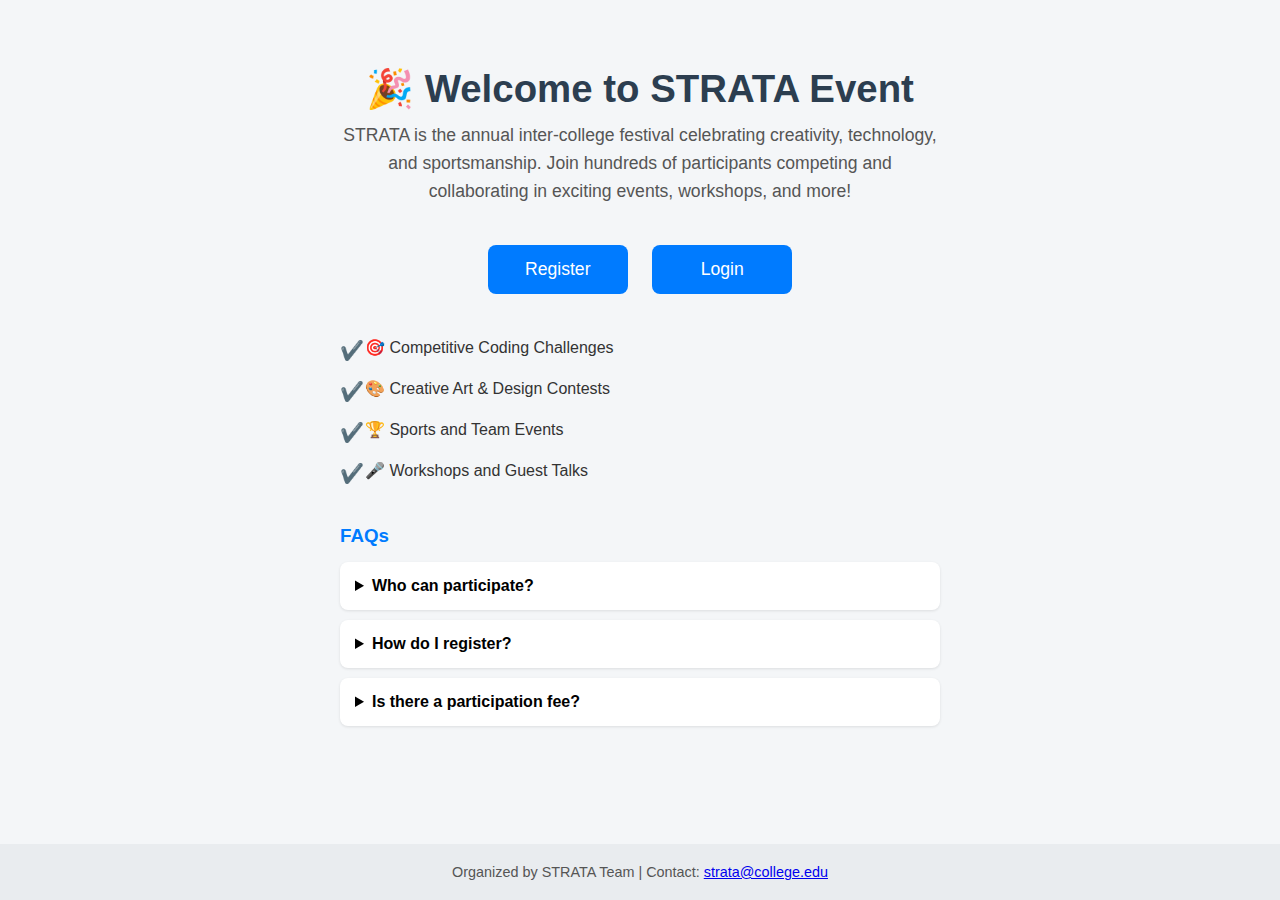
<file: templates/index.html>
<!DOCTYPE html>
<html lang="en">
<head>
<meta charset="UTF-8" />
<title>STRATA Event</title>
<meta name="viewport" content="width=device-width, initial-scale=1" />
<style>
    /* Base styles same as before... */
    body {
        margin: 0;
        font-family: 'Segoe UI', Tahoma, Geneva, Verdana, sans-serif;
        background: #f4f6f8;
        display: flex;
        flex-direction: column;
        min-height: 100vh;
    }
    .container {
        text-align: center;
        padding: 40px 20px 40px;
        flex-grow: 1;
        max-width: 900px;
        margin: auto;
    }
    h1 {
        font-size: 2.4rem;
        color: #2c3e50;
        margin-bottom: 10px;
    }
    p.description {
        font-size: 1.1rem;
        color: #555;
        margin: 0 auto 30px;
        line-height: 1.6;
        max-width: 600px;
    }
    .buttons {
        margin-bottom: 30px;
    }
    button {
        padding: 14px 30px;
        margin: 10px;
        font-size: 1.1rem;
        border: none;
        border-radius: 8px;
        background: #007bff;
        color: white;
        cursor: pointer;
        transition: background 0.3s ease;
        min-width: 140px;
    }
    button:hover {
        background: #0056b3;
    }
    ul.features {
        max-width: 600px;
        margin: 0 auto 40px;
        padding-left: 0;
        list-style: none;
        color: #333;
        font-size: 1rem;
        line-height: 1.8;
        text-align: left;
    }
    ul.features li {
        margin-bottom: 12px;
        padding-left: 25px;
        position: relative;
    }
    ul.features li::before {
        content: "✔️";
        position: absolute;
        left: 0;
        top: 0;
        font-size: 1.2rem;
        color: #007bff;
    }

    /* Countdown timer */
    #countdown {
        font-size: 1.5rem;
        margin: 20px 0 40px;
        color: #2c3e50;
    }

    /* Schedule */
    .schedule {
        text-align: left;
        max-width: 300px;
        margin: 0 auto 40px;
        background: #ffffff;
        padding: 20px;
        border-radius: 10px;
        box-shadow: 0 2px 6px rgba(0,0,0,0.1);
        color: #333;
        font-size: 1rem;
    }
    .schedule h3 {
        margin-top: 0;
        margin-bottom: 15px;
        color: #007bff;
    }
    .schedule p {
        margin: 5px 0;
    }

    /* Social links */
    .social {
        margin-bottom: 40px;
    }
    .social a {
        margin: 0 10px;
        font-size: 1.5rem;
        color: #007bff;
        text-decoration: none;
        transition: color 0.3s ease;
    }
    .social a:hover {
        color: #0056b3;
    }

    /* FAQ */
    .faq {
        max-width: 600px;
        margin: 0 auto 40px;
        text-align: left;
    }
    .faq h3 {
        color: #007bff;
        margin-bottom: 15px;
    }
    .faq details {
        background: #fff;
        border-radius: 8px;
        padding: 15px;
        margin-bottom: 10px;
        box-shadow: 0 1px 3px rgba(0,0,0,0.1);
        cursor: pointer;
    }
    .faq details summary {
        font-weight: 600;
        font-size: 1rem;
    }

    footer {
        text-align: center;
        padding: 20px 10px;
        background: #e9ecef;
        font-size: 0.9rem;
        color: #555;
    }

    /* Responsive */
    @media (max-width: 480px) {
        h1 {
            font-size: 2rem;
        }
        button {
            width: 100%;
            max-width: 280px;
        }
        ul.features {
            text-align: center;
            padding-left: 0;
        }
        ul.features li {
            padding-left: 0;
            margin-bottom: 10px;
            display: inline-block;
            margin-right: 10px;
        }
        ul.features li::before {
            content: "";
        }
        .schedule {
            max-width: 90%;
        }
        .faq {
            max-width: 90%;
        }
    }
</style>
</head>
<body>
    <div class="container">
        <h1>🎉 Welcome to STRATA Event</h1>
        <p class="description">
            STRATA is the annual inter-college festival celebrating creativity, technology, and sportsmanship. Join hundreds of participants competing and collaborating in exciting events, workshops, and more!
        </p>

        <div class="buttons">
            <a href="/register"><button>Register</button></a>
            <a href="/login"><button>Login</button></a>
        </div>

        <ul class="features">
            <li>🎯 Competitive Coding Challenges</li>
            <li>🎨 Creative Art & Design Contests</li>
            <li>🏆 Sports and Team Events</li>
            <li>🎤 Workshops and Guest Talks</li>
        </ul>

        <div class="faq">
            <h3>FAQs</h3>
            <details>
                <summary>Who can participate?</summary>
                <p>All students currently enrolled in any college are eligible to participate.</p>
            </details>
            <details>
                <summary>How do I register?</summary>
                <p>Click the Register button above and fill out the form with your details.</p>
            </details>
            <details>
                <summary>Is there a participation fee?</summary>
                <p>Yes the Participation Fees is 200 ,You need to pay in the morning on the day of Event.</p>
            </details>
        </div>
    </div>

    <footer>
        Organized by STRATA Team | Contact: <a href="asanth2712@gmail.com">strata@college.edu</a>
    </footer>
</body>
</html>
</file>
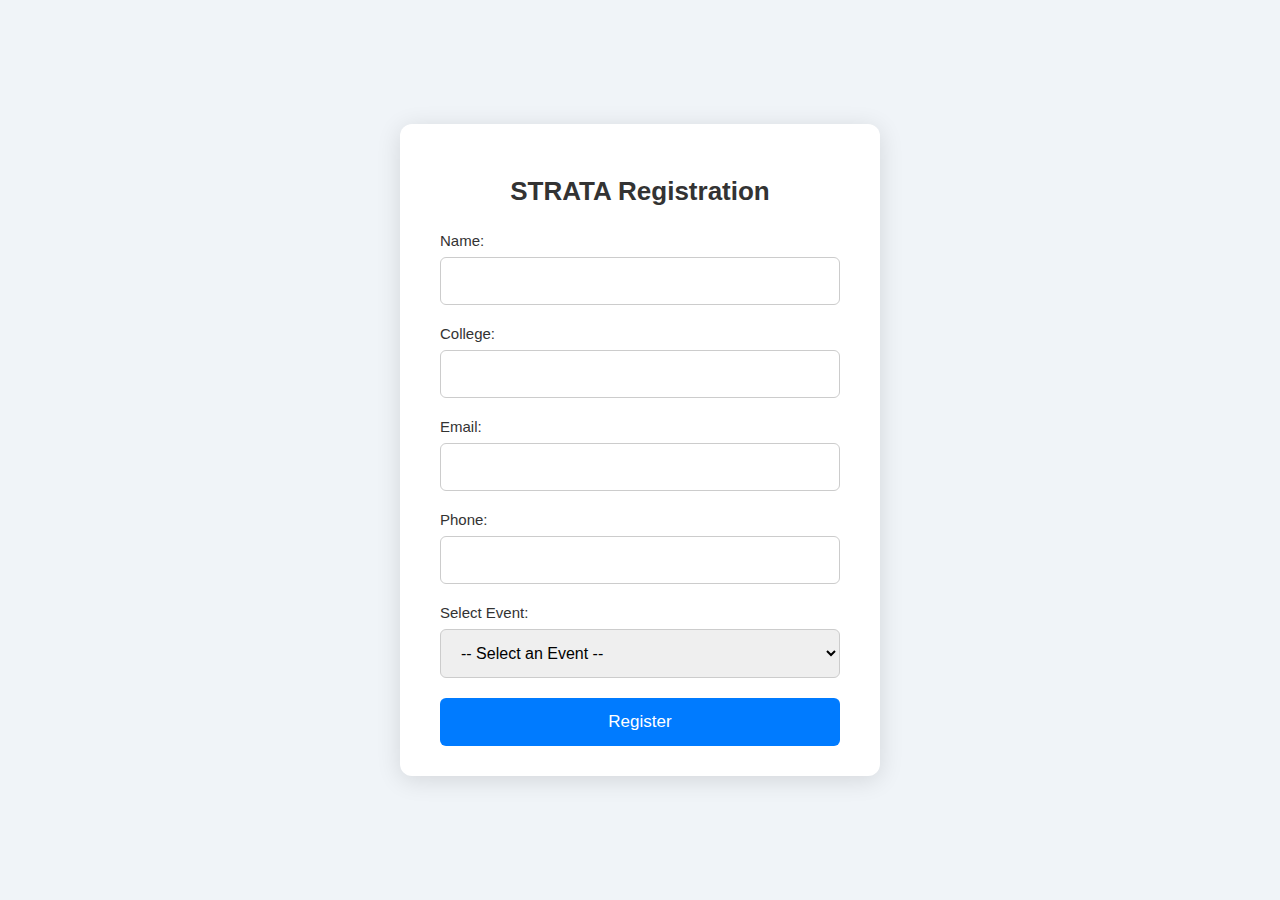
<file: templates/register.html>
<!DOCTYPE html>
<html lang="en">
<head>
    <meta charset="UTF-8">
    <title>STRATA Registration</title>
    <meta name="viewport" content="width=device-width, initial-scale=1.0">
    <style>
        * {
            box-sizing: border-box;
        }

        body {
            font-family: 'Segoe UI', sans-serif;
            background-color: #f0f4f8;
            margin: 0;
            padding: 0;
            display: flex;
            justify-content: center;
            align-items: center;
            min-height: 100vh;
        }

        .form-container {
            background-color: #ffffff;
            padding: 30px 40px;
            border-radius: 12px;
            box-shadow: 0 4px 25px rgba(0, 0, 0, 0.12);
            max-width: 480px;
            width: 100%;
            margin: 20px;
        }

        h2 {
            text-align: center;
            margin-bottom: 25px;
            color: #333;
            font-size: 26px;
        }

        label {
            display: block;
            margin-bottom: 8px;
            font-weight: 500;
            color: #333;
            font-size: 15px;
        }

        input[type="text"],
        input[type="email"],
        select {
            width: 100%;
            padding: 14px 16px;
            margin-bottom: 20px;
            border: 1px solid #ccc;
            border-radius: 6px;
            font-size: 16px;
            transition: border-color 0.3s ease, box-shadow 0.3s ease;
        }

        input[type="text"]:focus,
        input[type="email"]:focus,
        select:focus {
            border-color: #007bff;
            box-shadow: 0 0 5px rgba(0, 123, 255, 0.3);
            outline: none;
        }

        button {
            background-color: #007bff;
            color: #fff;
            padding: 14px;
            border: none;
            border-radius: 6px;
            cursor: pointer;
            font-size: 17px;
            width: 100%;
            transition: background-color 0.3s ease;
        }

        button:hover {
            background-color: #0056b3;
        }

        .error-message {
            color: red;
            font-size: 14px;
            margin-top: -12px;
            margin-bottom: 12px;
            display: none;
        }

        /* Responsive design improvements */
        @media (max-width: 768px) {
            .form-container {
                padding: 25px 30px;
                max-width: 90%;
            }

            h2 {
                font-size: 24px;
            }

            input[type="text"],
            input[type="email"],
            select {
                font-size: 15px;
                padding: 12px;
            }

            button {
                font-size: 16px;
                padding: 12px;
            }
        }

        @media (max-width: 480px) {
            .form-container {
                padding: 20px;
            }

            h2 {
                font-size: 22px;
            }

            label {
                font-size: 14px;
            }

            input[type="text"],
            input[type="email"],
            select {
                font-size: 14px;
                padding: 12px;
            }

            button {
                font-size: 15px;
                padding: 12px;
            }
        }
    </style>
</head>
<body>

<div class="form-container">
    <h2>STRATA Registration</h2>
    <form method="POST" onsubmit="return validateForm()">
        <label>Name:</label>
        <input type="text" name="name" required>

        <label>College:</label>
        <input type="text" name="college" required>

        <label>Email:</label>
        <input type="email" name="email" required>

        <label>Phone:</label>
        <input type="text" name="phone" required pattern="[0-9]{10}" title="Enter 10 digit mobile number">

        <label>Select Event:</label>
        <select name="event" id="eventSelect" required>
            <option value="">-- Select an Event --</option>
            <option value="Coding">Coding</option>
            <option value="Debugging">Debugging</option>
            <option value="Quiz">Quiz</option>
            <option value="Treasure Hunt">Treasure Hunt</option>
            <option value="Gaming">Gaming</option>
            <option value="Paper Presentation">Paper Presentation</option>
            <option value="Poster Presentation">Poster Presentation</option>
        </select>

        <div id="errorMessage" class="error-message">A participant can only participate in one event.</div>

        <button type="submit">Register</button>
    </form>
</div>

<script>
    function validateForm() {
        const eventSelect = document.getElementById("eventSelect");
        const errorMessage = document.getElementById("errorMessage");

        if (eventSelect.value === "") {
            errorMessage.style.display = "block";
            errorMessage.textContent = "Please select an event.";
            return false;
        } else {
            errorMessage.style.display = "none";
        }
        return true;
    }
</script>

</body>
</html>
</file>
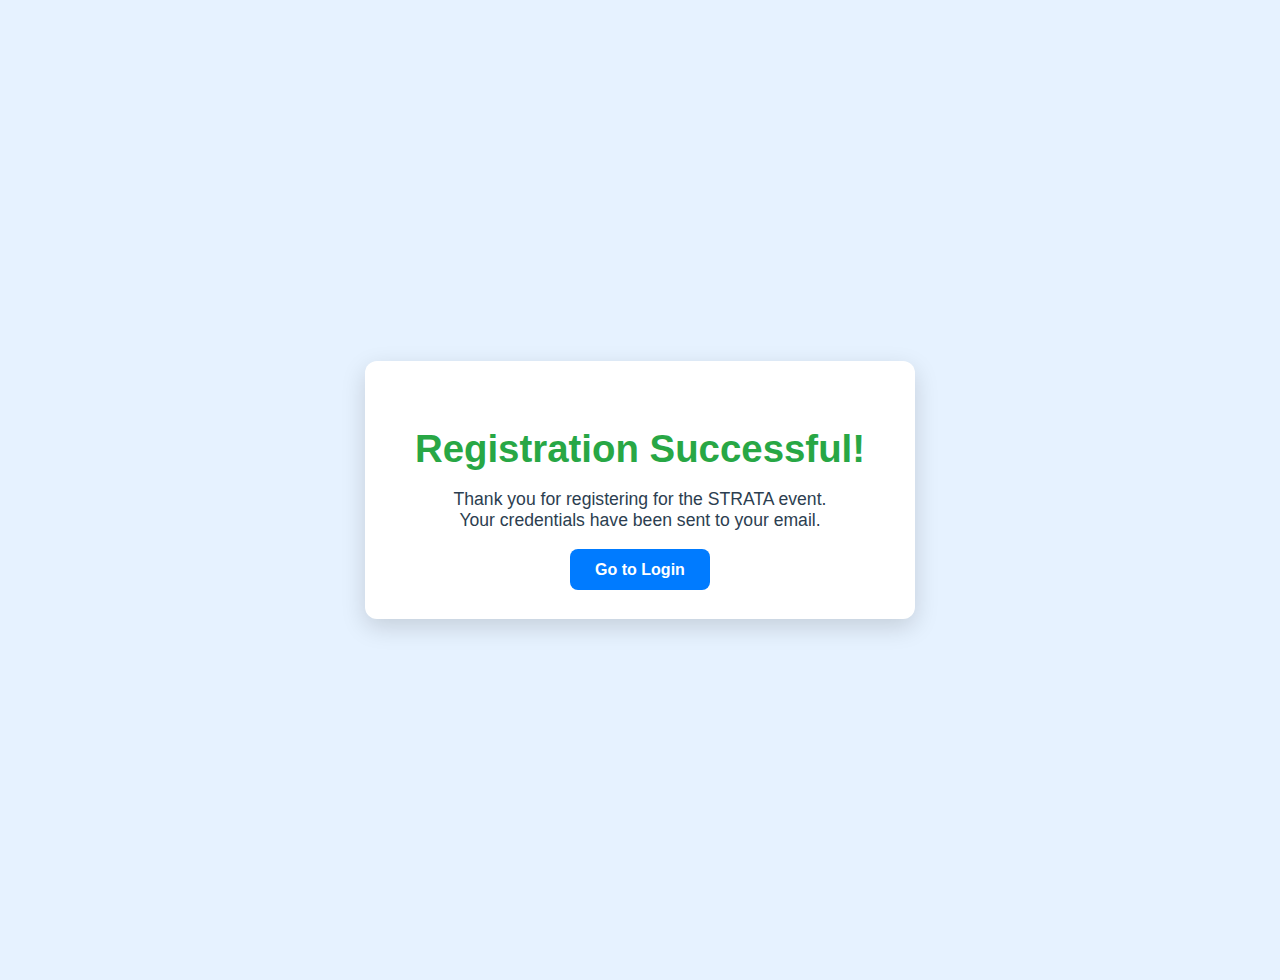
<file: templates/success.html>
<!DOCTYPE html>
<html lang="en">
<head>
    <meta charset="UTF-8" />
    <title>Registration Successful | STRATA</title>
    <meta name="viewport" content="width=device-width, initial-scale=1" />
    <style>
        body {
            font-family: 'Segoe UI', Tahoma, Geneva, Verdana, sans-serif;
            background: #e6f2ff;
            margin: 0;
            padding: 40px 10px;
            display: flex;
            justify-content: center;
            align-items: center;
            height: 100vh;
        }
        .success-box {
            background: white;
            padding: 40px 50px;
            max-width: 500px;
            border-radius: 12px;
            box-shadow: 0 8px 25px rgba(0,0,0,0.15);
            text-align: center;
            color: #2c3e50;
        }
        .success-box h1 {
            font-size: 2.4rem;
            margin-bottom: 15px;
            color: #28a745;
        }
        .success-box p {
            font-size: 1.1rem;
            margin-bottom: 30px;
        }
        .success-box a {
            padding: 12px 25px;
            background: #007bff;
            color: white;
            text-decoration: none;
            font-weight: 600;
            border-radius: 8px;
            transition: background 0.3s ease;
        }
        .success-box a:hover {
            background: #0056b3;
        }
        @media (max-width: 480px) {
            .success-box {
                padding: 30px 25px;
            }
            .success-box h1 {
                font-size: 2rem;
            }
        }
    </style>
</head>
<body>
    <div class="success-box">
        <h1>Registration Successful!</h1>
        <p>Thank you for registering for the STRATA event.<br>Your credentials have been sent to your email.</p>
        <a href="/login">Go to Login</a>
    </div>
</body>
</html>
</file>
